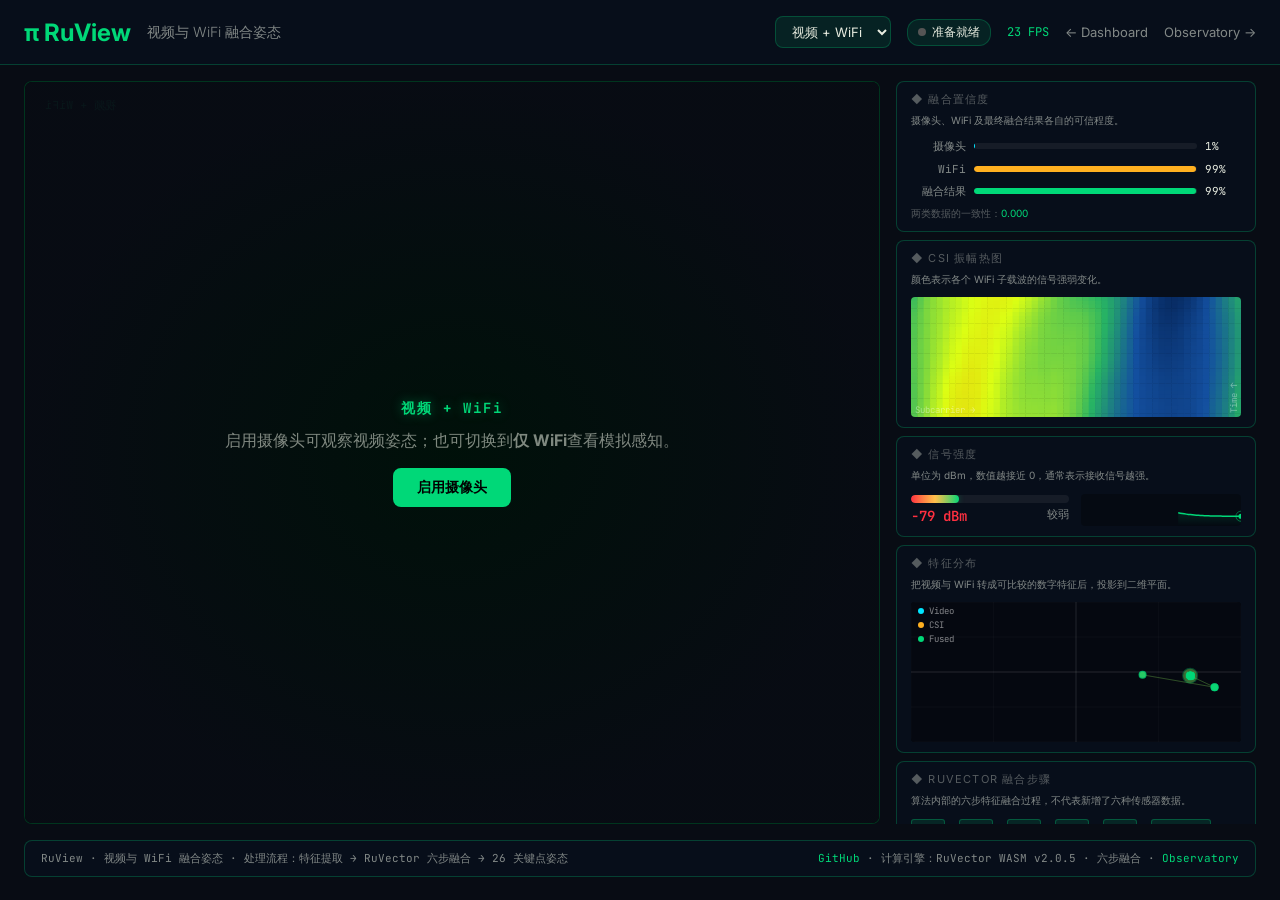
<file: ruview-official/pose-fusion.html>
<!DOCTYPE html>
<html lang="en">
<head>
  <meta charset="UTF-8">
  <meta name="viewport" content="width=device-width, initial-scale=1.0">
  <title>RuView — Dual-Modal Pose Estimation</title>
  <link rel="stylesheet" href="pose-fusion/css/style.css?v=14">
</head>
<body>

  <!-- Header -->
  <header class="header">
    <div class="header-left">
      <div class="logo"><span class="pi">&pi;</span> RuView</div>
      <div class="header-title">视频与 WiFi 融合姿态</div>
    </div>
    <div class="header-right">
      <select id="mode-select" class="mode-select">
        <option value="dual">视频 + WiFi</option>
        <option value="video">仅视频</option>
        <option value="csi">仅 WiFi</option>
      </select>
      <div class="status-badge">
        <span id="status-dot" class="status-dot offline"></span>
        <span id="status-label">准备就绪</span>
      </div>
      <span id="fps-display" class="fps-badge">-- FPS</span>
      <a href="index.html" class="back-link">&larr; Dashboard</a>
      <a href="observatory.html" class="back-link">Observatory &rarr;</a>
    </div>
  </header>

  <!-- Main Grid -->
  <div class="main-grid">

    <!-- Video + Skeleton Panel -->
    <div class="video-panel">
      <video id="webcam" autoplay playsinline muted></video>
      <canvas id="skeleton-canvas"></canvas>
      <div class="video-overlay-label" id="mode-label">视频 + WiFi</div>

      <div id="camera-prompt" class="camera-prompt">
        <div class="camera-prompt-label" id="prompt-mode-label">视频 + WiFi</div>
        <p>启用摄像头可观察视频姿态；也可切换到<strong>仅 WiFi</strong>查看模拟感知。</p>
        <button id="start-camera-btn">启用摄像头</button>
      </div>
    </div>

    <!-- Side Panels -->
    <div class="side-panels">

      <!-- Fusion Confidence -->
      <div class="panel">
        <div class="panel-title">&#9670; 融合置信度</div>
        <p class="panel-help">摄像头、WiFi 及最终融合结果各自的可信程度。</p>
        <div class="fusion-bars">
          <div class="bar-row">
            <span class="bar-label">摄像头</span>
            <div class="bar-track"><div class="bar-fill video" id="video-bar" style="width:0%"></div></div>
            <span class="bar-value" id="video-bar-val">0%</span>
          </div>
          <div class="bar-row">
            <span class="bar-label">WiFi</span>
            <div class="bar-track"><div class="bar-fill csi" id="csi-bar" style="width:0%"></div></div>
            <span class="bar-value" id="csi-bar-val">0%</span>
          </div>
          <div class="bar-row">
            <span class="bar-label">融合结果</span>
            <div class="bar-track"><div class="bar-fill fused" id="fused-bar" style="width:0%"></div></div>
            <span class="bar-value" id="fused-bar-val">0%</span>
          </div>
        </div>
        <div style="margin-top:8px; font-size:10px; color:var(--text-label)">
          两类数据的一致性：<span id="cross-modal-sim" style="color:var(--green-glow)">0.000</span>
        </div>
      </div>

      <!-- CSI Heatmap -->
      <div class="panel">
        <div class="panel-title">&#9670; CSI 振幅热图</div>
        <p class="panel-help">颜色表示各个 WiFi 子载波的信号强弱变化。</p>
        <div class="csi-canvas-wrapper">
          <canvas id="csi-canvas" width="320" height="100"></canvas>
        </div>
      </div>

      <!-- Signal strength -->
      <div class="panel">
        <div class="panel-title">&#9670; 信号强度</div>
        <p class="panel-help">单位为 dBm，数值越接近 0，通常表示接收信号越强。</p>
        <div class="rssi-row">
          <div class="rssi-gauge">
            <div class="rssi-bar-track">
              <div class="rssi-bar-fill" id="rssi-bar" style="width:0%"></div>
            </div>
            <div class="rssi-values">
              <span class="rssi-dbm" id="rssi-value">-- dBm</span>
              <span class="rssi-quality" id="rssi-quality">--</span>
            </div>
          </div>
          <canvas id="rssi-sparkline" width="160" height="32"></canvas>
        </div>
      </div>

      <!-- Embedding Space -->
      <div class="panel">
        <div class="panel-title">&#9670; 特征分布</div>
        <p class="panel-help">把视频与 WiFi 转成可比较的数字特征后，投影到二维平面。</p>
        <div class="embedding-canvas-wrapper">
          <canvas id="embedding-canvas" width="320" height="100"></canvas>
        </div>
      </div>

      <!-- RuVector Attention Pipeline -->
      <div class="panel">
        <div class="panel-title">&#9670; RuVector 融合步骤</div>
        <p class="panel-help">算法内部的六步特征融合过程，不代表新增了六种传感器数据。</p>
        <div class="rv-pipeline">
          <div class="rv-stage" id="rv-flash">快速</div>
          <div class="rv-arrow">&rarr;</div>
          <div class="rv-stage" id="rv-mha">多头</div>
          <div class="rv-arrow">&rarr;</div>
          <div class="rv-stage" id="rv-hyp">曲率</div>
          <div class="rv-arrow">&rarr;</div>
          <div class="rv-stage" id="rv-lin">线性</div>
          <div class="rv-arrow">&rarr;</div>
          <div class="rv-stage" id="rv-moe">混合</div>
          <div class="rv-arrow">&rarr;</div>
          <div class="rv-stage" id="rv-lg">局部+全局</div>
        </div>
        <div class="rv-stats">
          <span>特征能量：<span id="rv-energy" style="color:var(--green-glow)">--</span></span>
          <span>修正幅度：<span id="rv-refine" style="color:var(--cyan)">--</span></span>
          <span>姿态影响：<span id="rv-impact" style="color:var(--amber)">--</span></span>
        </div>
      </div>

      <!-- Latency -->
      <div class="panel">
        <div class="panel-title">&#9670; 处理延迟</div>
        <p class="panel-help">每个步骤处理一帧数据所花的时间。</p>
        <div class="latency-grid">
          <div class="latency-item">
            <div class="latency-value" id="lat-video">--</div>
            <div class="latency-label">视频处理</div>
          </div>
          <div class="latency-item">
            <div class="latency-value" id="lat-csi">--</div>
            <div class="latency-label">WiFi 处理</div>
          </div>
          <div class="latency-item">
            <div class="latency-value" id="lat-fusion">--</div>
            <div class="latency-label">融合处理</div>
          </div>
          <div class="latency-item">
            <div class="latency-value" id="lat-total">--</div>
            <div class="latency-label">总计</div>
          </div>
        </div>
      </div>

      <!-- Controls -->
      <div class="panel">
        <div class="panel-title">&#9670; 演示控制</div>
        <div class="controls-row">
          <button class="btn" id="pause-btn">⏸ 暂停</button>
        </div>

        <div class="slider-row">
          <label>最低置信度</label>
          <input type="range" id="confidence-slider" min="0" max="1" step="0.05" value="0.3">
          <span class="slider-val" id="confidence-value">0.30</span>
        </div>

        <div style="margin-top:10px">
          <div class="panel-title" style="margin-bottom:6px">&#9670; CSI 实时数据地址</div>
          <div style="display:flex;gap:6px">
            <input type="text" id="ws-url" placeholder="ws://localhost:3030/ws/csi"
              style="flex:1;background:rgba(255,255,255,0.05);border:1px solid var(--bg-panel-border);
                     color:var(--text-primary);padding:5px 8px;border-radius:4px;font-size:11px;
                     font-family:'JetBrains Mono',monospace">
            <button class="btn" id="connect-ws-btn">连接</button>
          </div>
        </div>
      </div>

    </div><!-- /side-panels -->

    <!-- Bottom Bar -->
    <div class="bottom-bar">
      <div>
        RuView &middot; 视频与 WiFi 融合姿态 &middot;
        处理流程：特征提取 &rarr; RuVector 六步融合 &rarr; 26 关键点姿态
      </div>
      <div>
        <a href="https://github.com/ruvnet/RuView">GitHub</a> &middot;
        计算引擎：<span id="cnn-backend">RuVector（正在加载…）</span> &middot;
        <a href="observatory.html">Observatory</a>
      </div>
    </div>

  </div><!-- /main-grid -->

  <script type="module" src="pose-fusion/js/main.js?v=14"></script>
</body>
</html>
</file>
<file: ruview-official/pose-fusion/css/style.css>
/* RuView — Dual-Modal Pose Fusion Demo
   Dark theme matching Observatory */

@import url('https://fonts.googleapis.com/css2?family=Inter:wght@300;400;600;700&family=JetBrains+Mono:wght@400;600&display=swap');

:root {
  --bg-deep:     #080c14;
  --bg-panel:    rgba(8, 16, 28, 0.92);
  --bg-panel-border: rgba(0, 210, 120, 0.25);
  --green-glow:  #00d878;
  --green-bright:#3eff8a;
  --green-dim:   #0a6b3a;
  --amber:       #ffb020;
  --amber-dim:   #a06800;
  --blue-signal: #2090ff;
  --blue-dim:    #0a3060;
  --red-alert:   #ff3040;
  --cyan:        #00e5ff;
  --text-primary:   #e8ece0;
  --text-secondary: rgba(232,236,224, 0.55);
  --text-label:     rgba(232,236,224, 0.35);
  --radius: 8px;
}

* { margin: 0; padding: 0; box-sizing: border-box; }

body {
  background: var(--bg-deep);
  font-family: 'Inter', -apple-system, sans-serif;
  color: var(--text-primary);
  -webkit-font-smoothing: antialiased;
  overflow-x: hidden;
  min-height: 100vh;
}

/* === Header === */
.header {
  display: flex;
  align-items: center;
  justify-content: space-between;
  padding: 16px 24px;
  border-bottom: 1px solid var(--bg-panel-border);
  background: var(--bg-panel);
  backdrop-filter: blur(12px);
}

.header-left {
  display: flex;
  align-items: center;
  gap: 16px;
}

.logo {
  font-weight: 700;
  font-size: 24px;
  color: var(--green-glow);
}

.logo .pi { font-style: normal; }

.header-title {
  font-size: 14px;
  color: var(--text-secondary);
  font-weight: 300;
}

.header-right {
  display: flex;
  align-items: center;
  gap: 16px;
}

.mode-select {
  background: rgba(0,210,120,0.1);
  border: 1px solid var(--bg-panel-border);
  color: var(--text-primary);
  padding: 6px 12px;
  border-radius: var(--radius);
  font-family: inherit;
  font-size: 13px;
  cursor: pointer;
}

.mode-select option { background: #0c1420; }

.status-badge {
  display: flex;
  align-items: center;
  gap: 6px;
  font-family: 'JetBrains Mono', monospace;
  font-size: 12px;
  padding: 4px 10px;
  border-radius: 12px;
  background: rgba(0,210,120,0.1);
  border: 1px solid var(--bg-panel-border);
}

.status-dot {
  width: 8px; height: 8px;
  border-radius: 50%;
  background: var(--green-glow);
  box-shadow: 0 0 8px var(--green-glow);
  animation: pulse-dot 2s ease infinite;
}

.status-dot.offline { background: #555; box-shadow: none; animation: none; }
.status-dot.warning { background: var(--amber); box-shadow: 0 0 8px var(--amber); }

@keyframes pulse-dot {
  0%, 100% { opacity: 1; }
  50% { opacity: 0.5; }
}

.fps-badge {
  font-family: 'JetBrains Mono', monospace;
  font-size: 12px;
  color: var(--green-glow);
}

.back-link {
  color: var(--text-secondary);
  text-decoration: none;
  font-size: 13px;
  transition: color 0.2s;
}
.back-link:hover { color: var(--green-glow); }

/* === Main Layout === */
.main-grid {
  display: grid;
  grid-template-columns: 1fr 360px;
  grid-template-rows: 1fr auto;
  gap: 16px;
  padding: 16px 24px;
  height: calc(100vh - 72px);
  overflow: hidden;
}

.video-panel {
  grid-row: 1;
}

.side-panels {
  grid-row: 1;
}

/* === Video Panel === */
.video-panel {
  position: relative;
  background: #000;
  border-radius: var(--radius);
  border: 1px solid var(--bg-panel-border);
  overflow: hidden;
  min-height: 0;
}

.video-panel video {
  width: 100%;
  height: 100%;
  object-fit: cover;
  transform: scaleX(-1);
}

.video-panel canvas {
  position: absolute;
  top: 0; left: 0;
  width: 100%;
  height: 100%;
  transform: scaleX(-1);
}

.video-overlay-label {
  position: absolute;
  top: 12px; left: 12px;
  font-family: 'JetBrains Mono', monospace;
  font-size: 11px;
  padding: 4px 8px;
  background: rgba(0,0,0,0.7);
  border-radius: 4px;
  color: var(--green-glow);
  z-index: 5;
  transform: scaleX(-1);
}

.camera-prompt {
  position: absolute;
  top: 0; left: 0; right: 0; bottom: 0;
  display: flex;
  flex-direction: column;
  align-items: center;
  justify-content: center;
  text-align: center;
  color: var(--text-secondary);
  padding: 24px;
  z-index: 6;
  background: radial-gradient(ellipse at center, rgba(0,210,120,0.08) 0%, rgba(8,12,20,0.95) 70%);
}

.camera-prompt button {
  margin-top: 16px;
  padding: 10px 24px;
  background: var(--green-glow);
  color: #000;
  border: none;
  border-radius: var(--radius);
  font-family: inherit;
  font-weight: 600;
  font-size: 14px;
  cursor: pointer;
  transition: background 0.2s;
}

.camera-prompt button:hover { background: var(--green-bright); }

.camera-prompt-label {
  font-family: 'JetBrains Mono', monospace;
  font-size: 14px;
  font-weight: 600;
  letter-spacing: 2px;
  color: var(--green-glow);
  text-shadow: 0 0 12px rgba(0,216,120,0.4);
  margin-bottom: 12px;
}

/* === Side Panels === */
.side-panels {
  display: flex;
  flex-direction: column;
  gap: 8px;
  overflow-y: auto;
  min-height: 0;
  max-height: 100%;
  scrollbar-width: thin;
  scrollbar-color: var(--green-dim) transparent;
}

.panel {
  background: var(--bg-panel);
  border: 1px solid var(--bg-panel-border);
  border-radius: var(--radius);
  padding: 10px 14px;
  flex-shrink: 0;
}

.panel-title {
  font-size: 11px;
  text-transform: uppercase;
  letter-spacing: 1.2px;
  color: var(--text-label);
  margin-bottom: 10px;
  display: flex;
  align-items: center;
  gap: 6px;
}

.panel-help {
  margin: -4px 0 10px;
  color: var(--text-secondary);
  font-size: 10px;
  line-height: 1.55;
}

/* === CSI Heatmap === */
.csi-canvas-wrapper {
  position: relative;
  border-radius: 4px;
  overflow: hidden;
  background: #000;
}

.csi-canvas-wrapper canvas {
  width: 100%;
  display: block;
}

/* === Fusion Bars === */
.fusion-bars {
  display: flex;
  flex-direction: column;
  gap: 8px;
}

.bar-row {
  display: flex;
  align-items: center;
  gap: 8px;
}

.bar-label {
  font-family: 'JetBrains Mono', monospace;
  font-size: 11px;
  color: var(--text-secondary);
  width: 55px;
  text-align: right;
}

.bar-track {
  flex: 1;
  height: 6px;
  background: rgba(255,255,255,0.06);
  border-radius: 3px;
  overflow: hidden;
}

.bar-fill {
  height: 100%;
  border-radius: 3px;
  transition: width 0.3s ease;
}

.bar-fill.video { background: var(--cyan); }
.bar-fill.csi { background: var(--amber); }
.bar-fill.fused { background: var(--green-glow); box-shadow: 0 0 8px var(--green-glow); }

.bar-value {
  font-family: 'JetBrains Mono', monospace;
  font-size: 11px;
  color: var(--text-primary);
  width: 36px;
}

/* === Embedding Space === */
.embedding-canvas-wrapper {
  position: relative;
  background: #000;
  border-radius: 4px;
  overflow: hidden;
}
.embedding-canvas-wrapper canvas {
  width: 100%;
  display: block;
}

/* === RuVector Pipeline === */
.rv-pipeline {
  display: flex;
  align-items: center;
  gap: 2px;
  margin-bottom: 8px;
  flex-wrap: wrap;
}

.rv-stage {
  font-family: 'JetBrains Mono', monospace;
  font-size: 10px;
  padding: 3px 6px;
  border-radius: 3px;
  background: rgba(0,210,120,0.12);
  border: 1px solid rgba(0,210,120,0.3);
  color: var(--green-glow);
  transition: all 0.3s;
}

.rv-stage.active {
  background: rgba(0,210,120,0.25);
  box-shadow: 0 0 6px rgba(0,210,120,0.3);
}

.rv-arrow {
  font-size: 10px;
  color: var(--text-label);
}

.rv-stats {
  display: flex;
  gap: 12px;
  font-family: 'JetBrains Mono', monospace;
  font-size: 10px;
  color: var(--text-secondary);
}

/* === Latency Panel === */
.latency-grid {
  display: grid;
  grid-template-columns: repeat(4, 1fr);
  gap: 6px;
}

.latency-item {
  text-align: center;
  padding: 6px 0;
}

.latency-value {
  font-family: 'JetBrains Mono', monospace;
  font-size: 16px;
  font-weight: 600;
  color: var(--green-glow);
}

.latency-label {
  font-size: 10px;
  color: var(--text-label);
  margin-top: 2px;
}

/* === Controls === */
.controls-row {
  display: flex;
  gap: 8px;
  flex-wrap: wrap;
}

.btn {
  padding: 6px 14px;
  border: 1px solid var(--bg-panel-border);
  background: rgba(0,210,120,0.08);
  color: var(--text-primary);
  border-radius: var(--radius);
  font-family: inherit;
  font-size: 12px;
  cursor: pointer;
  transition: all 0.2s;
}
.btn:hover { background: rgba(0,210,120,0.2); }
.btn.active { background: var(--green-glow); color: #000; font-weight: 600; }

.slider-row {
  display: flex;
  align-items: center;
  gap: 8px;
  margin-top: 8px;
}

.slider-row label {
  font-size: 11px;
  color: var(--text-secondary);
  white-space: nowrap;
}

.slider-row input[type=range] {
  flex: 1;
  accent-color: var(--green-glow);
}

.slider-row .slider-val {
  font-family: 'JetBrains Mono', monospace;
  font-size: 11px;
  width: 32px;
  color: var(--green-glow);
}

/* === Bottom Bar === */
.bottom-bar {
  grid-column: 1 / -1;
  display: flex;
  align-items: center;
  justify-content: space-between;
  padding: 10px 16px;
  background: var(--bg-panel);
  border: 1px solid var(--bg-panel-border);
  border-radius: var(--radius);
  font-family: 'JetBrains Mono', monospace;
  font-size: 11px;
  color: var(--text-secondary);
}

.bottom-bar a {
  color: var(--green-glow);
  text-decoration: none;
}

/* === RSSI Signal Strength === */
.rssi-row {
  display: flex;
  align-items: center;
  gap: 12px;
}

.rssi-gauge { flex: 1; }

.rssi-bar-track {
  height: 8px;
  background: rgba(255,255,255,0.06);
  border-radius: 4px;
  overflow: hidden;
  position: relative;
}

.rssi-bar-fill {
  height: 100%;
  border-radius: 4px;
  background: linear-gradient(90deg, var(--red-alert), var(--amber), var(--green-glow));
  transition: width 0.4s ease;
  position: relative;
  box-shadow: 0 0 6px rgba(0,210,120,0.3);
}

.rssi-bar-fill::after {
  content: '';
  position: absolute;
  top: 0; left: 0; right: 0; bottom: 0;
  background: linear-gradient(90deg, transparent 0%, rgba(255,255,255,0.2) 50%, transparent 100%);
  animation: rssi-shimmer 2s ease-in-out infinite;
}

@keyframes rssi-shimmer {
  0% { transform: translateX(-100%); }
  100% { transform: translateX(100%); }
}

.rssi-values {
  display: flex;
  justify-content: space-between;
  margin-top: 4px;
}

.rssi-dbm {
  font-family: 'JetBrains Mono', monospace;
  font-size: 14px;
  font-weight: 600;
  color: var(--green-glow);
}

.rssi-quality {
  font-family: 'JetBrains Mono', monospace;
  font-size: 11px;
  color: var(--text-secondary);
  text-transform: uppercase;
}

#rssi-sparkline {
  flex-shrink: 0;
  border-radius: 4px;
  background: rgba(0,0,0,0.3);
}

/* === Skeleton colors === */
.skeleton-joint { fill: var(--green-glow); }
.skeleton-limb { stroke: var(--green-bright); }
.skeleton-joint-csi { fill: var(--amber); }
.skeleton-limb-csi { stroke: var(--amber); }

/* === Responsive === */
@media (max-width: 900px) {
  .main-grid {
    grid-template-columns: 1fr;
    height: auto;
    overflow: auto;
  }
  .video-panel { aspect-ratio: 16/9; max-height: 50vh; }
  .side-panels { max-height: none; overflow: visible; }
}
</file>
